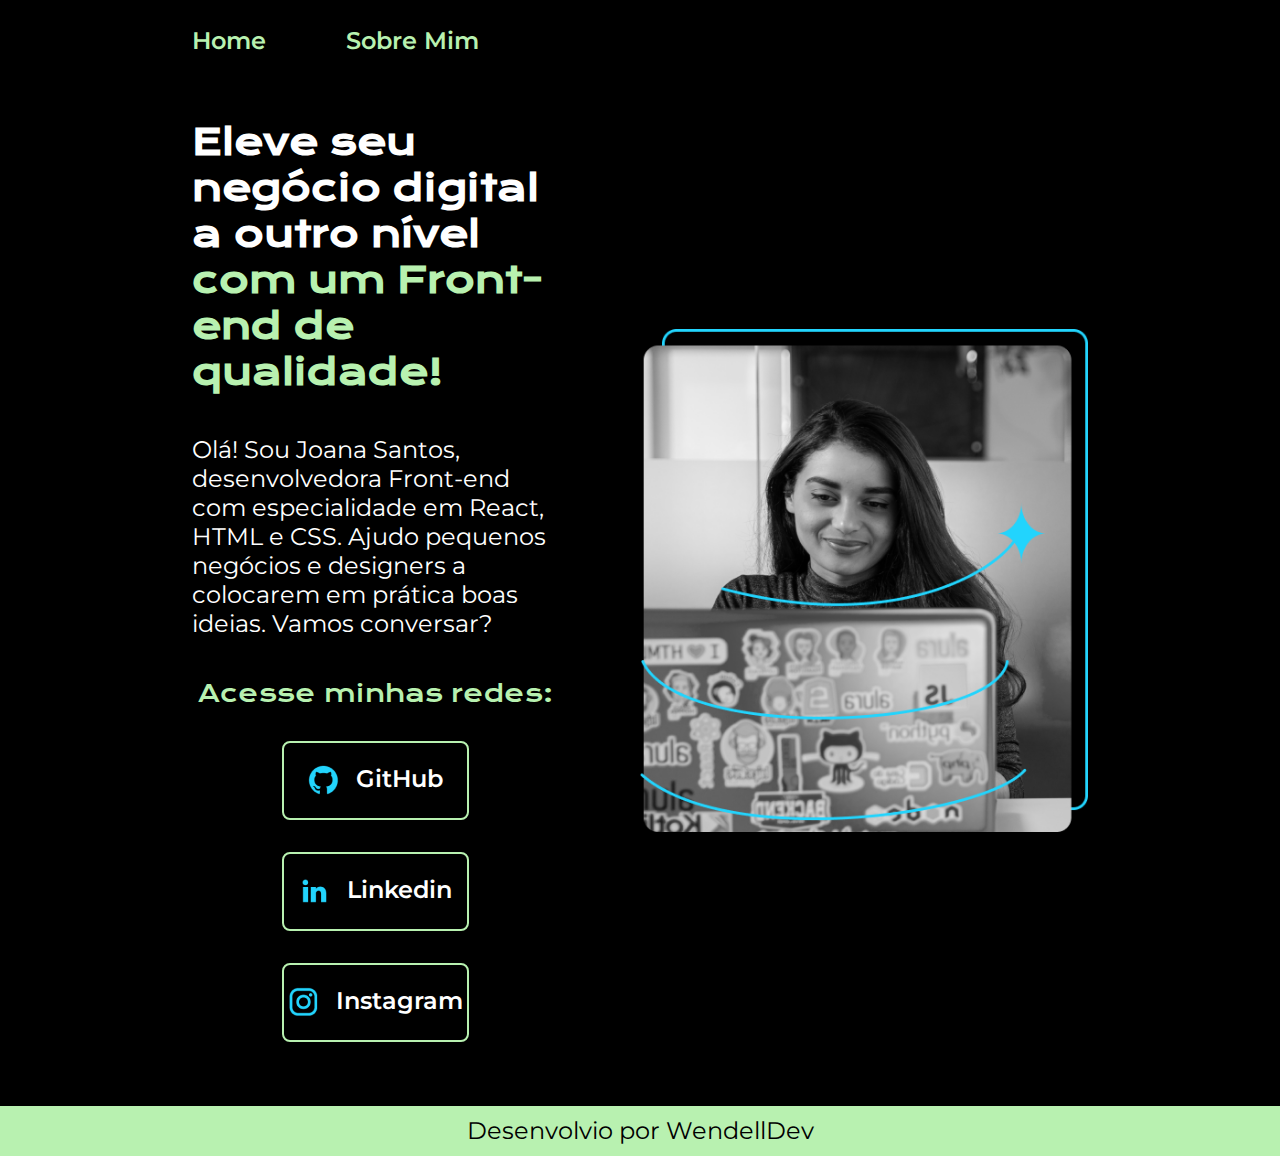
<file: index.html>
<!DOCTYPE html>
<html lang="pt-br">

<head>
    <meta charset="UTF-8">
    <meta http-equiv="X-UA-Compatible" content="IE=edge">
    <meta name="viewport" content="width=device-width, initial-scale=1.0">
    <title>Portifolio</title>
    <link rel="stylesheet" href="estyle/style.css">
</head>

<body>
    <header class="cabecalho">
        <nav class="cabecalho__menu">
            <a class="cabecalho__menu__link" href="index.html">Home</a>
            <a class="cabecalho__menu__link" href="about.html">Sobre Mim</a>
        </nav>
    </header>
    <main class="apresentacao">
        <section class="apresentacao__conteudo">
            <h1 class="apresentacao__conteudo__titulo">Eleve seu negócio digital a outro nível <strong 
            class="titulo-destaque">com um Front-end de qualidade!
            </strong></h1>
            <p class="apresentacao__conteudo__texto">Olá! Sou Joana Santos, desenvolvedora
            Front-end com especialidade em React, HTML e
            CSS. Ajudo pequenos negócios e designers a
            colocarem em prática boas ideias. Vamos
            conversar?</p>
            <div class="apresentacao__links">
                <h2 class="apresentacao_links_subtitulo">Acesse minhas redes:</h2>
                <a class="apresentacao__links__navegacao" href="https://github.com/WendellLucca">
                    <img src="assets/github.png" alt="">
                    GitHub</a>
                <a class="apresentacao__links__navegacao" href="https://https://www.linkedin.com/in/wendell-lucca-6b937423b/">
                    <img src="assets/linkedin.png" alt="">
                    Linkedin</a>
                <a class="apresentacao__links__navegacao" href="https://instagram.com/w_lucca">
                    <img src="assets/instagram.png" alt="">
                    Instagram</a>
            </div>
        </section>
        <img class="apresentacao__imagem" src="assets/Imagem.png" alt="Foto da Joana Santos programando">
    </main>
     <footer class="footer">
            <p>Desenvolvio por WendellDev</p>
     </footer>
</body>

</html>
</file>
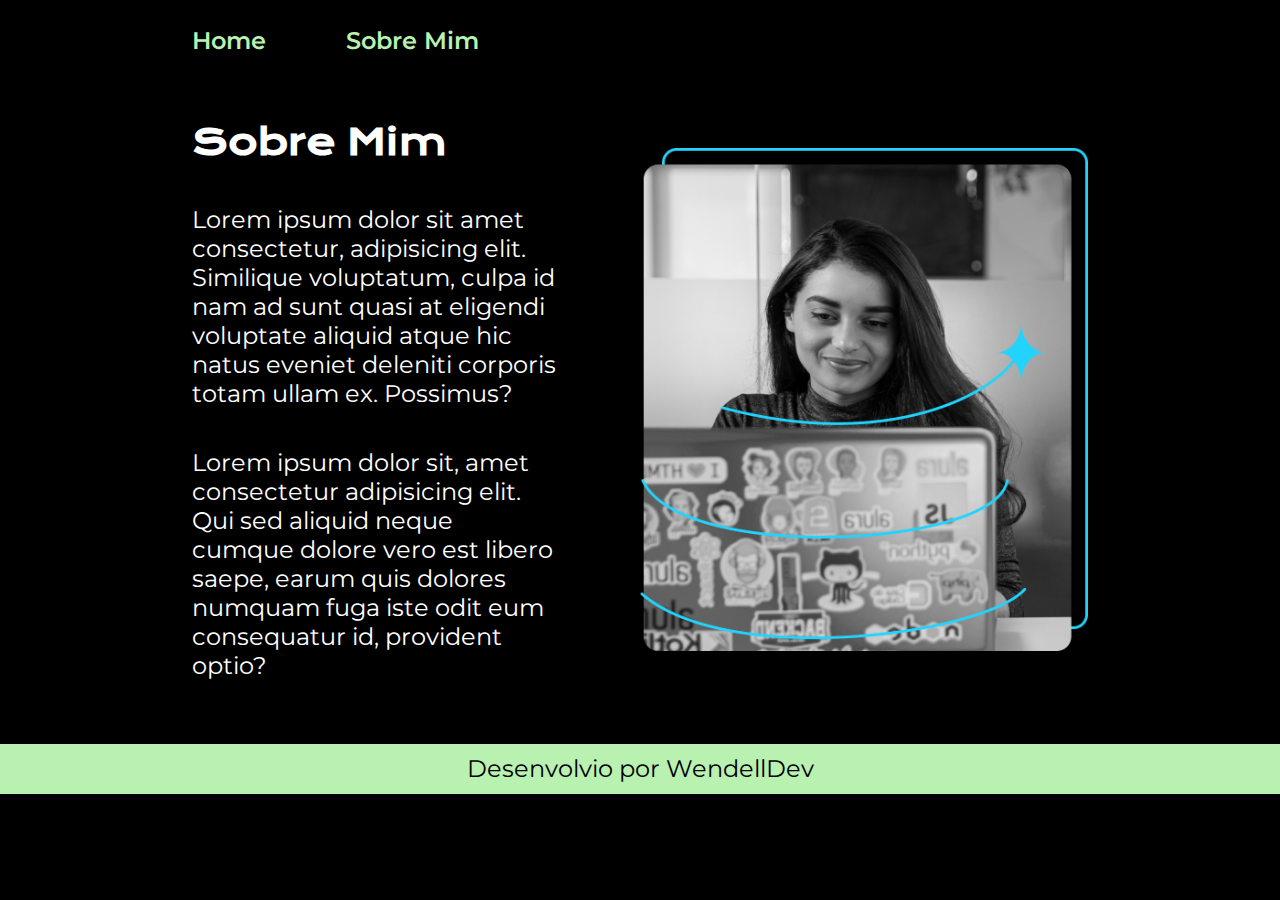
<file: about.html>
<!DOCTYPE html>
<html lang="pt-br">
<head>
    <meta charset="UTF-8">
    <meta http-equiv="X-UA-Compatible" content="IE=edge">
    <meta name="viewport" content="width=device-width, initial-scale=1.0">
    <title>Sobre Mim</title>
    <link rel="stylesheet" href="estyle/style.css">
</head>
<body>
    <header class="cabecalho">
        <nav class="cabecalho__menu">
            <a class="cabecalho__menu__link" href="index.html">Home</a>
            <a class="cabecalho__menu__link" href="about.html">Sobre Mim</a>
        </nav>
    </header>
    <main class="apresentacao">
        <section class="apresentacao__conteudo">
            <h1 class="apresentacao__conteudo__titulo">Sobre Mim</h1>
            <p class="apresentacao__conteudo__texto">Lorem ipsum dolor sit amet consectetur, adipisicing elit. Similique voluptatum, culpa id nam ad sunt quasi at eligendi voluptate aliquid atque hic natus eveniet deleniti corporis totam ullam ex. Possimus?</p>
            <p class="apresentacao__conteudo__texto">Lorem ipsum dolor sit, amet consectetur adipisicing elit. Qui sed aliquid neque cumque dolore vero est libero saepe, earum quis dolores numquam fuga iste odit eum consequatur id, provident optio?</p>

        </section>
        <img class="apresentacao__imagem" src="assets/Imagem.png" alt="Foto da Joana Santos programando">
    </main>
    <footer class="footer">
        <p>Desenvolvio por WendellDev</p>
 </footer>
</body>
</html>
</file>
<file: estyle/style.css>
@import url('https://fonts.googleapis.com/css2?family=Krona+One&family=Montserrat:wght@400;600&display=swap');

:root {
    --cor-primaria: #000000;
    --cor-secundaria: #ffffff;
    --cor-terciaria: #B8F1B0;
    --cor-quartenaria: #14C38E;

    --fonte-primaria: 'Krona One', sans-serif;
    --fonte-secundaria: 'Montserrat', sans-serif;
}
*{
    margin: 0;
    padding: 0;
}

body{
    box-sizing: border-box;
    background-color: var(--cor-primaria);
    color: var(--cor-terciaria);
}

.cabecalho{
    padding: 2% 0% 0% 15%;
}

.cabecalho__menu{
    display: flex;
    gap: 80px;
}

.cabecalho__menu__link {
    font-family: var(--fonte-secundaria);
    font-size: 1.5rem;
    font-weight: 600;
    color: var(--cor-terciaria);
    text-decoration: none;
}

.apresentacao__conteudo__titulo{
    font-size: 2.25rem;
    font-family: var(--fonte-primaria);
    color: var(--cor-secundaria);
}

.titulo-destaque{
    color: var(--cor-terciaria);
}

.apresentacao{
    padding: 5% 15%;
    display: flex;
    align-items: center;
    justify-content: space-between;
    gap: 82px;
}
.apresentacao__conteudo{
    width: 50%;
    display: flex;
    flex-direction: column;
    gap: 40px;
}


.apresentacao__conteudo__texto{
    font-size: 1.5rem;
    font-family: var(--fonte-secundaria);
    color: var(--cor-secundaria);
}

.apresentacao__links{
    display: flex;
    flex-direction: column;
    justify-content: space-between;
    align-items: center;
    gap: 32px;
}

.apresentacao_links_subtitulo{
    font-family: var(--fonte-primaria);
    font-weight: 400;
    font-size: 1.5rem;
}

.apresentacao__links__navegacao{
    display: flex;
    justify-content: center;
    gap: 16px;
    border: 2px solid var(--cor-terciaria);
    width: 50%;
    text-align: center;
    border-radius:8px;
    font-size: 1.5rem;
    font-weight: 600;
    padding: 21.5px 0;
    text-decoration: none;
    color: var(--cor-secundaria);
    font-family: var(--fonte-secundaria);
}

.apresentacao__links__navegacao:hover{
     background-color: var(--cor-quartenaria);
     font-size: 160%;

}

.apresentacao__imagem{
    width: 50%;
}

.footer{
    color: var(--cor-primaria);
    background-color: var(--cor-terciaria);
    display: flex;
    justify-content: center;
    height: 50px;
    align-items: center;
    font-family: var(--fonte-secundaria);
    font-size: 1.5rem;
    font-weight: 400;
}

@media (max-width: 1200px) {
    .cabecalho{
        padding: 10%;
    }

    .cabecalho__menu{
        justify-content: center;
    }

    .apresentacao{
        flex-direction: column-reverse;
        padding: 1%;
    }

    .apresentacao__conteudo{
        width: auto;
    }

    
}
</file>
